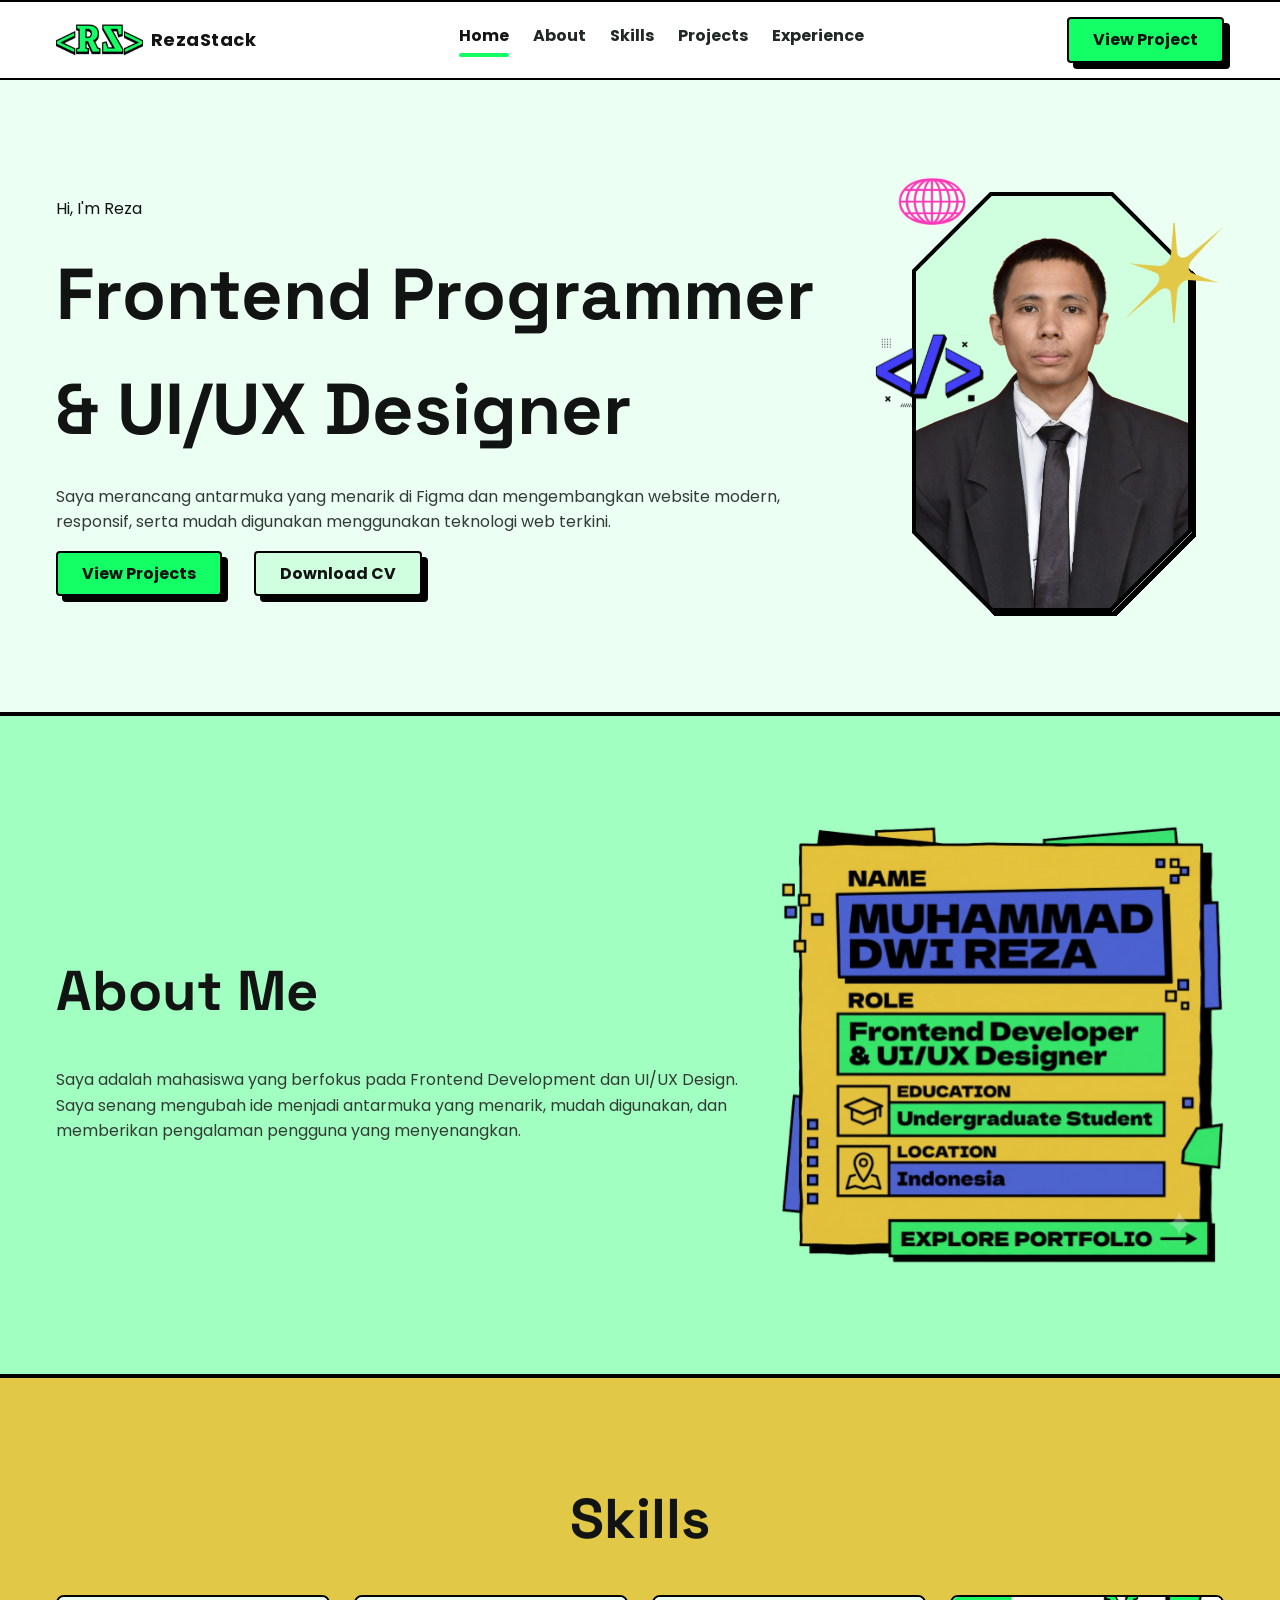
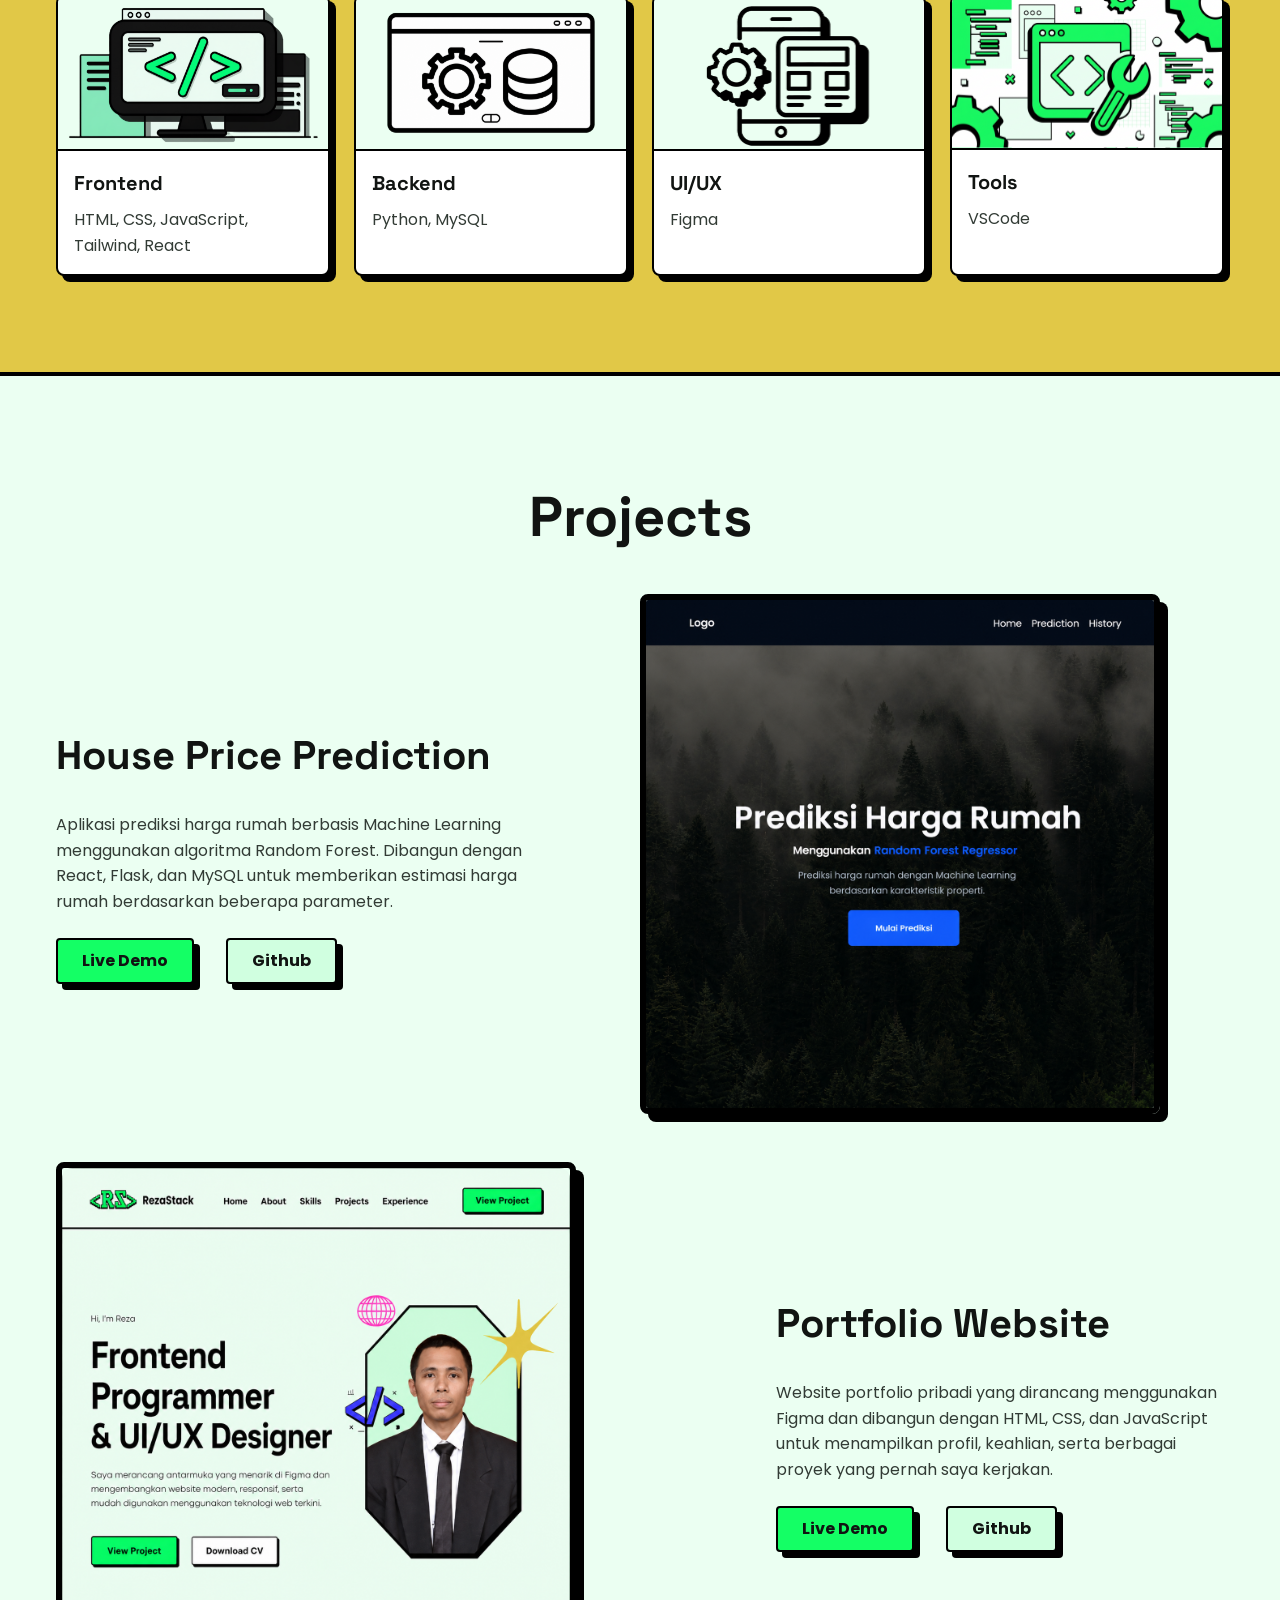
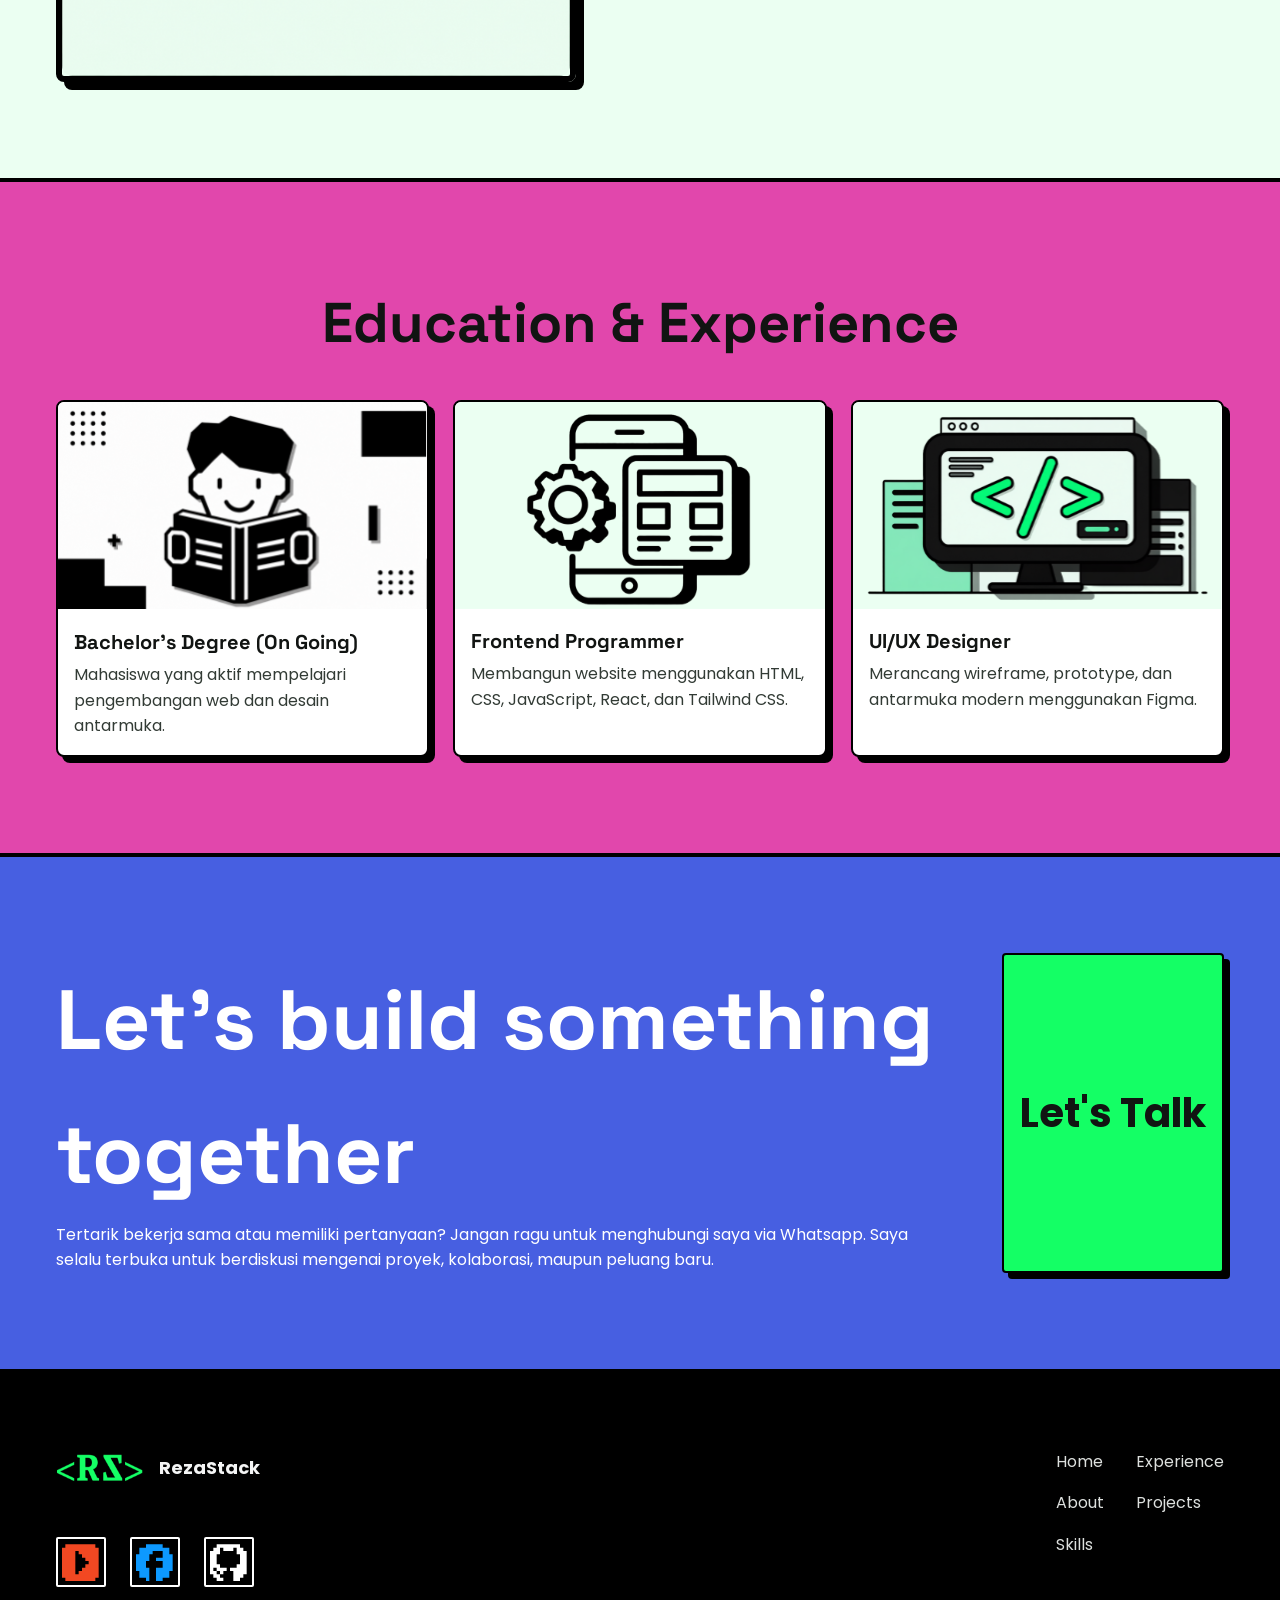
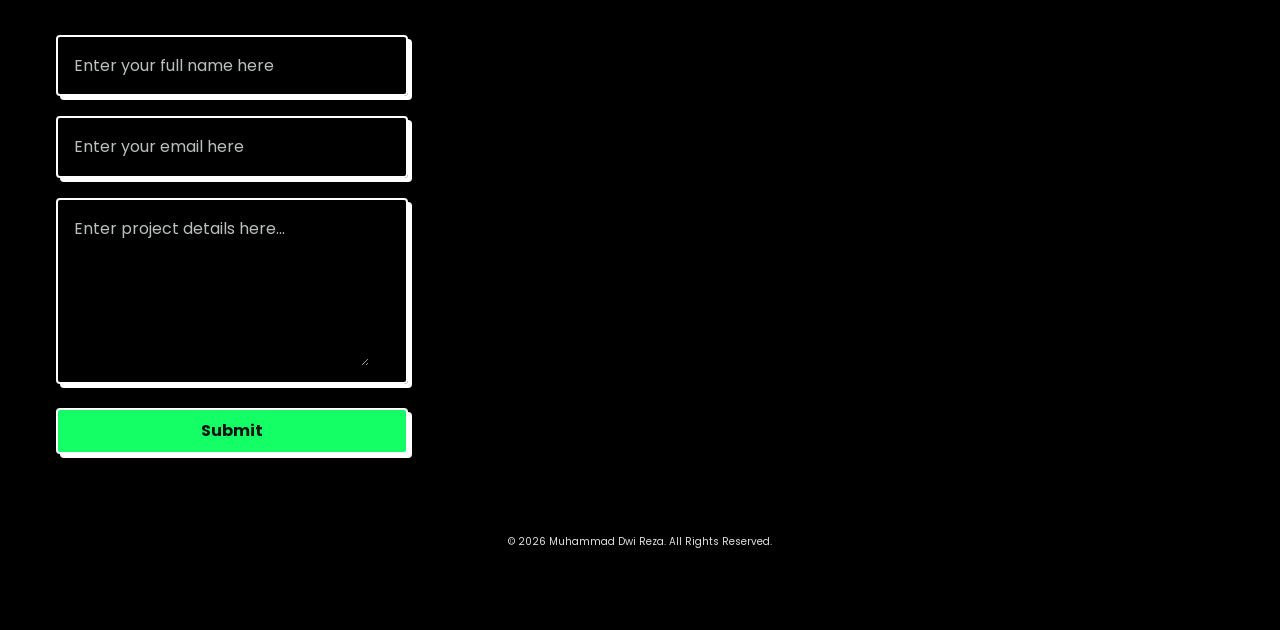
<file: index.html>
<!DOCTYPE html>
<html lang="en">

<head>
  <meta charset="UTF-8">
  <meta name="viewport" content="width=device-width, initial-scale=1.0">
  <title>RezaStack</title>
  <link rel="icon" type="image/png" href="assets/icons/logo.png">
  <link rel="stylesheet" href="css/style.css">
</head>

<body>

  <div class="wrapper">
    <!-- header sect -->
    <header>
      <div class="container">
        <a href="#home" class="header-logo" aria-label="back to homepage">
          <img src="assets/header/logo.svg" alt="RezaStack logo" loading="lazy" class="logo-img">
          <span class="logo-label" aria-label="welcome to RezaStack">RezaStack</span>
        </a>

        <nav class="nav-menu">
          <ul class="menu-list">
            <li class="menu-item">
              <a href="#home" class="active">Home</a>
            </li>
            <li class="menu-item">
              <a href="#about">About</a>
            </li>
            <li class="menu-item">
              <a href="#skills">Skills</a>
            </li>
            <li class="menu-item">
              <a href="#projects">Projects</a>
            </li>
            <li class="menu-item">
              <a href="#edu-experience">Experience</a>
            </li>
          </ul>
        </nav>


        <a href="#projects" class="btn cta-hidden">
          View Project
        </a>

        <button type="button" class="hamburger-menu" aria-label="click to see menu">
          <span class="bar"></span>
          <span class="bar"></span>
          <span class="bar"></span>
        </button>
      </div>
    </header>

    <main>

      <!-- hero sect -->
      <section id="home" class="hero-section">
        <div class="container">
          <div class="hero-content">
            <div class="container-left">
              <span>
                Hi, I'm Reza
              </span>
              <h1 class="hero-title">
                Frontend Programmer & UI/UX Designer
              </h1>
              <p>Saya merancang antarmuka yang menarik di Figma dan mengembangkan website modern, responsif, serta mudah
                digunakan menggunakan teknologi web terkini.</p>
              <div class="btns-container hero-btn">
                <a href="#projects" class="btn">View Projects</a>

                <a href="#" class="btn non-primary">Download CV</a>
              </div>
            </div>

            <div class="container-right">
              <img src="assets/hero/hero-img.svg" alt="Muhammad Dwi Reza Image" loading="lazy">
            </div>
          </div>
        </div>
      </section>

      <!-- about sect -->
      <section id="about" class="about-section">
        <div class="container">
          <div class="about-content">
            <div class="container-left" aria-labelledby="about-me">
              <h2 class="about-title" id="about-me">About Me</h2>
              <p class="about-desc">
                Saya adalah mahasiswa yang berfokus pada Frontend Development dan UI/UX Design. Saya senang mengubah ide
                menjadi antarmuka yang menarik, mudah digunakan, dan memberikan pengalaman pengguna yang menyenangkan.
              </p>
            </div>

            <div class="container-right">
              <img src="assets/about/personal-info.svg" loading="lazy" alt="personal info image" class="about-img">
            </div>
          </div>
        </div>
      </section>

      <!-- skills sect -->
      <section id="skills" class="skills-section">
        <div class="container">
          <div class="skills-content">
            <h2 class="skills-title">Skills</h2>
            <ul class="skill-list">
              <li class="skill-item">
                <img src="assets/skills/frontend.svg" loading="lazy" alt="a frontend image">
                <div class="skill-desc">
                  <h6>Frontend</h6>
                  <p>HTML, CSS, JavaScript, Tailwind, React</p>
                </div>
              </li>

              <li class="skill-item">
                <img src="assets/skills/backend.svg" loading="lazy" alt="a frontend image">
                <div class="skill-desc">
                  <h6>Backend</h6>
                  <p>Python, MySQL</p>
                </div>
              </li>

              <li class="skill-item">
                <img src="assets/skills/ui-ux.svg" loading="lazy" alt="a frontend image">
                <div class="skill-desc">
                  <h6>UI/UX</h6>
                  <p>Figma</p>
                </div>
              </li>

              <li class="skill-item">
                <img src="assets/skills/tools.svg" loading="lazy" alt="a frontend image">
                <div class="skill-desc">
                  <h6>Tools</h6>
                  <p>VSCode</p>
                </div>
              </li>
            </ul>
          </div>
        </div>
      </section>

      <!-- projects sect -->
      <section id="projects" class="projects-section">
        <div class="container">
          <div class="projects-content">
            <h2 class="projects-title">Projects</h2>
            <ul class="project-list">
              <li class="project-item">
                <div class="item-content">
                  <h3 aria-label="My first Project is House Price Prediction">House Price Prediction</h3>

                  <p>Aplikasi prediksi harga rumah berbasis Machine Learning menggunakan algoritma Random Forest.
                    Dibangun dengan React, Flask, dan MySQL untuk memberikan estimasi harga rumah berdasarkan beberapa
                    parameter.</p>


                  <div class="btns-container projects-btn">
                    <a href="https://bladumdum.github.io/projek-akhir/" class="btn" target="_blank"
                      rel="noopener noreferrer">Live Demo</a>

                    <a href="https://github.com/bladumdum/projek-akhir" class="btn non-primary" target="_blank"
                      rel="noopener noreferrer">Github</a>
                  </div>
                </div>

                <div class="item-img">
                  <img src="assets/projects/house-prd-img.svg" alt="house prediction website" loading="lazy"
                    class="project-img">
                </div>
              </li>

              <li class="project-item">
                <div class="item-content">
                  <h3 aria-label="My second Project is Portfolio Website you're just visiting">Portfolio Website</h3>

                  <p>Website portfolio pribadi yang dirancang menggunakan Figma dan dibangun dengan HTML, CSS, dan
                    JavaScript untuk menampilkan profil, keahlian, serta berbagai proyek yang pernah saya kerjakan.</p>


                  <div class="btns-container projects-btn">
                    <a href="https://bladumdum.github.io/rezastack-portofolio/" class="btn" target="_blank"
                      rel="noopener noreferrer">Live Demo</a>

                    <a href="https://github.com/bladumdum/rezastack-portofolio" class="btn non-primary" target="_blank"
                      rel="noopener noreferrer">Github</a>
                  </div>
                </div>

                <div class="item-img">
                  <img src="assets/projects/portfolio-web-img.svg" alt="house prediction website" loading="lazy"
                    class="project-img">
                </div>
              </li>
            </ul>
          </div>
        </div>
      </section>

      <!-- education & experience sect -->
      <section id="edu-experience" class="edu-experience">
        <div class="container">
          <div class="eduxp-content">
            <h2 class="eduxp-title">
              Education & Experience
            </h2>

            <ul class="eduxp-list">
              <li class="eduxp-item">
                <img src="assets/eduxp/student.svg" alt="a student reading a book" loading="lazy">
                <div class="eduxp-desc">
                  <h6>Bachelor's Degree (On Going)</h6>
                  <p>
                    Mahasiswa yang aktif mempelajari pengembangan web dan desain antarmuka.
                  </p>
                </div>
              </li>

              <li class="eduxp-item">
                <img src="assets/eduxp/ui-ux.svg" alt="a monitor with tag represent frontend programmer" loading="lazy">
                <div class="eduxp-desc">
                  <h6>Frontend Programmer</h6>
                  <p>
                    Membangun website menggunakan HTML, CSS, JavaScript, React, dan Tailwind CSS.
                  </p>
                </div>
              </li>

              <li class="eduxp-item">
                <img src="assets/eduxp/frontend.svg" alt="a monitor with tag represent frontend programmer"
                  loading="lazy">
                <div class="eduxp-desc">
                  <h6>UI/UX Designer</h6>
                  <p>
                    Merancang wireframe, prototype, dan antarmuka modern menggunakan Figma.
                  </p>
                </div>
              </li>
            </ul>
          </div>
        </div>
      </section>

      <!-- final cta -->
      <section id="final-cta" class="final-cta">
        <div class="container">
          <div class="final-content">
            <div class="left-content">
              <h1 class="final-title">
                Let's build something together
              </h1>

              <p>
                Tertarik bekerja sama atau memiliki pertanyaan? Jangan ragu untuk menghubungi saya via Whatsapp. Saya
                selalu terbuka untuk berdiskusi mengenai proyek, kolaborasi, maupun peluang baru.
              </p>
            </div>

            <a id="final-btn" class="btn final-btn" href="" target="_blank" rel="noopener noreferrer"
              aria-label="Chat Whatsapp with me">
              Let's Talk
            </a>
          </div>
        </div>
      </section>

    </main>

    <footer id="footer">
      <div class="container">
        <div class="footer-content">
          <div class="content">
            <div class="content-left">
              <a href="#home" class="footer-logo" aria-label="click to back to top of the page">
                <img src="assets/footer/logo.svg" alt="reza stack logo">

                <span>RezaStack</span>
              </a>

              <div class="container-socialmedia" aria-label="visit our social meadia">

                <a href="https://www.youtube.com/@andi3138" class="social-media-icon" target="_blank"
                  rel="noopener noreferrer">
                  <img src="assets/footer/youtube-icon.svg" alt="youtube logo" aria-label="visit our youtube channel">
                </a>

                <a href="https://github.com/bladumdum/rezastack-portofolio" class="social-media-icon" target="_blank"
                  rel="noopener noreferrer">
                  <img src="assets/footer/fb-icon.svg" alt="facebook logo" aria-label="visit our facebook">
                </a>

                <a href="https://github.com/bladumdum" class="social-media-icon" target="_blank"
                  rel="noopener noreferrer">
                  <img src="assets/footer/github-icon.svg" alt="github logo" aria-label="visit our github">
                </a>

              </div>

              <form class="contact-form" method="post">
                <div class="contact-container">
                  <div class="input-container">
                    <label for="fullname-input">
                      <div class="input-group">
                        <input type="text" name="fullname-input" id="fullname-input"
                          placeholder="Enter your full name here" required>
                        </button>
                      </div>
                    </label>

                    <label for="email-input">
                      <div class="input-group">
                        <input type="email" name="email-input" id="email-input" placeholder="Enter your email here"
                          required>
                      </div>
                    </label>

                    <label for="message">
                      <div class="input-group">
                        <textarea class="input-textarea" name="message" id="message"
                          placeholder="Enter project details here..." required></textarea>
                      </div>
                    </label>
                  </div>

                  <button type="submit" class="btn contact-submit">Submit</button>
                </div>
              </form>
            </div>

            <div class="content-navmap">
              <div class="navmap-left">
                <a href="#home">Home</a>
                <a href="#about">About</a>
                <a href="#skills">Skills</a>
              </div>

              <div class="navmap-right">
                <a href="#experience">Experience</a>
                <a href="#projects">Projects</a>
              </div>
            </div>
          </div>

          <p class="copyright" aria-label="© 2026 Muhammad Dwi Reza. All Rights Reserved.">
            © 2026 Muhammad Dwi Reza. All Rights Reserved.
          </p>
        </div>
      </div>
    </footer>
  </div>

  <script src="script/index.js"></script>

</body>

</html>
</file>
<file: css/style.css>
@import url(reset.css);
@import url(index.css);

:root {
  /* background color */
  --background-neutral-primary: #ebfff2;

  --background-colors-white: #fff;
  --background-colors-yellow: #e1c847;
  --background-colors-pink: #e147ac;
  --background-colors-blue: #475fe1;
  --background-colors-black: #000;
  --background-colors-green: #a1ffc1;

  --background-brand-primary: #14ff65;
  --background-brand-secondary: #72ffa3;
  --background-brand-tertiary: #d0ffe0;

  /* text */
  /* text neutral */
  --text-neutral-black: #000;
  --text-neutral-primary: #111412;
  --text-neutral-secondary: #212823;
  --text-neutral-tertiary: #323b35;

  /* text inverse */
  --text-inverse-primary: #f4f5f5;
  --text-inverse-tertiary: #dde0de;
  --text-inverse-secondary: #dde0de;
  --text-inverse-disabled: #bac1bc;

  /* typography */
  /* headings */
  --font-headings-big: 5.25rem;
  --font-headings-h1: 4.5rem;
  --font-headings-h2: 3.5rem;
  --font-headings-h3: 2.5rem;
  --font-headings-h4: 2rem;
  --font-headings-h5: 1.5rem;
  --font-headings-h6: 1.25rem;

  /* body */
  /* large */
  --font-body-large: 1.125rem;

  /* medium */
  --font-body-medium: 1rem;

  /* small */
  --font-body-small: 0.875rem;

  /* captions */
  --font-captions-caption: 0.75rem;
  --font-captions-footnote: 0.625rem;

  /* font weight */
  --font-weight-regular: 400;
  --font-weight-bold: 700;
  --font-weight-extrabold: 800;

  /* brutalist */
  /* neutral */
  --shadow-neutral-sm: 0.125rem 0.125rem 0 0 #000;
  --shadow-neutral-md: 0.25rem 0.25rem 0 0 #000;
  --shadow-neutral-lg: 0.375rem 0.375rem 0 0 #000;
  --shadow-neutral-lg: 0.375rem 0.375rem 0 0 #000;
  --shadow-neutral-xl: 0.5rem 0.5rem 0 0 #000;

  /* inverse */
  --shadow-inverse-sm: 0.125rem 0.125rem 0 0 #fff;
  --shadow-inverse-md: 0.25rem 0.25rem 0 0 #fff;
  --shadow-inverse-lg: 0.375rem 0.375rem 0 0 #fff;

  /* sizes */
  /* radius */
  --radius-xxs: 0.125rem;
  --radius-xs: 0.25rem;
  --radius-sm: 0.5rem;
  --radius-md: 0.75rem;
  --radius-lg: 1.25rem;

  /* borders */
  /* neutral */
  --borders-sm: 0.125rem;
  --borders-md: 0.25rem;
  --borders-lg: 0.375rem;
  --borders-full: 999rem;

  /* transition */
  --transition-base: all 0.3s ease;
}

/* wrapper sect */
.wrapper {
  min-height: 100vh;
  display: grid;
  grid-template-columns: 1fr;
  grid-template-rows: 5rem auto auto;
  grid-template-areas: "header" "main" "footer";
}

.wrapper header {
  background-color: var(--background-colors-white);
  border-top: var(--borders-sm) solid var(--background-colors-black);
  border-bottom: var(--borders-sm) solid var(--background-colors-black);

  grid-area: header;
}

.wrapper main {
  grid-area: main;
}

.wrapper footer {
  background-color: var(--background-colors-black);
  grid-area: footer;
}

/* header sect */
header {
  display: grid;
  place-items: center;

  position: sticky;
  top: 0;
  z-index: 99999;
}

header .container {
  width: 100%;
  max-width: 1200px;
  padding: 0 1rem 0;

  display: flex;
  justify-content: space-between;
  align-items: center;
}

/* header logo sect */

.header-logo {
  display: flex;
  align-items: center;
  gap: 0.5rem;
}

.header-logo span {
  font-size: var(--font-body-large);
  font-weight: var(--font-weight-bold);
  letter-spacing: 0.48px;
  color: var(--text-neutral-primary);
}

/* header menu sect */

.nav-menu {
  transition: all 0.2s ease;
  z-index: 9999;
}

.menu-list {
  display: flex;
  gap: 1.5rem;
}

.menu-list .menu-item a {
  display: inline-block;
  position: relative;
  padding: 0 0 0.5rem;
}

.menu-list .menu-item a::after {
  content: "";
  background-color: var(--background-brand-secondary);
  width: 100%;
  height: 0.25rem;
  transform: scaleX(0);
  border-radius: var(--radius-xxs);
  transition: var(--transition-base);

  position: absolute;
  bottom: 0;
  left: 0;
}

:is(.menu-list) .menu-item a:hover::after {
  transform: scaleX(1);
}

:is(.menu-list) .menu-item a.active::after {
  background-color: var(--background-brand-primary);
  transform: scaleX(1);
}

:is(.menu-list .menu-item) a.active {
  color: var(--text-neutral-primary);
}

.menu-list .menu-item a {
  font-size: var(--font-body-medium);
  font-weight: var(--font-weight-bold);
  color: var(--text-neutral-secondary);
  transition: var(--transition-base);
}

.menu-list .menu-item a:hover {
  color: var(--text-neutral-primary);
}

/* header btn cta sect */

.btn {
  display: inline-block;
  background-color: var(--background-brand-primary);
  color: var(--text-neutral-primary);
  white-space: nowrap;
  min-width: fit-content;
  min-height: 2.75rem;
  padding: 0.5rem 1.5rem;

  font-size: var(--font-body-medium);
  font-weight: var(--font-weight-bold);

  border: var(--borders-sm) solid var(--background-colors-black);
  border-radius: var(--radius-xs);

  box-shadow: var(--shadow-neutral-lg);

  transition: all 0.15s ease-in;

  display: grid;
  place-items: center;
}

.btn:hover {
  color: var(--text-neutral-black);
  filter: brightness(0.95);

  transform: translate(0.125rem, 0.125rem);

  box-shadow: var(--shadow-neutral-md);
}

.btn:active {
  transform: translate(0.25rem, 0.25rem);
  box-shadow: none;
}

/* hamburger menu sect */
.hamburger-menu {
  display: none;
}

/* main sect */
main section {
  width: 100%;
  padding: 6rem 0;
  display: grid;
  place-items: center;
}

main section:not(:last-child) {
  border-bottom: var(--borders-md) solid var(--background-colors-black);
}

main section .container {
  width: 100%;
  max-width: 1200px;
  padding: 0 1rem 0;
}

/* hero sect */
.hero-content {
  display: flex;
  justify-content: space-between;
  align-items: center;
}

.hero-content .container-left {
  display: flex;
  flex-direction: column;
  gap: 1rem;
  max-width: 80ch;
}

.hero-content .container-left > span {
  font-size: var(--font-body-medium);
  font-weight: var(--font-weight-regular);
}

.btns-container {
  display: flex;
  gap: 2rem;
}

.container-right {
  height: fit-content;
}

.hero-content .container-right > img {
  min-width: 250px;
}

.btns-container .btn.non-primary {
  background-color: var(--background-brand-tertiary);
}

.btns-container {
  max-width: 240px;
  width: 100%;
}

/* about sect */
.about-section {
  background-color: var(--background-colors-green);
}

.about-content {
  display: flex;
  justify-content: space-between;
  align-items: center;
}

.about-content .container-left {
  display: flex;
  flex-direction: column;
  align-items: start;
  gap: 2rem;
}

.about-content .container-right {
  min-width: 250px;
  width: 100%;
}

.about-content .container-right .about-img {
  min-width: 248px;
  width: 100%;
}

/* Skills Sect */
.skills-section {
  background-color: var(--background-colors-yellow);
  border-bottom: var(--borders-md) solid var(--background-colors-black);
}

.skills-content {
  width: 100%;

  display: flex;
  flex-direction: column;
  gap: 2rem;
}

.skills-title {
  text-align: center;
}

.skill-list {
  width: 100%;

  display: grid;
  grid-template-columns: repeat(auto-fit, minmax(200px, 1fr));
  gap: 1.5rem;
}

.skill-item {
  background-color: var(--background-colors-white);
  border-radius: var(--radius-sm);
  border: var(--borders-sm) solid var(--background-colors-black);
  box-shadow: var(--shadow-neutral-lg);
  overflow: hidden;
  transition: var(--transition-base);
}

.skill-item:hover {
  box-shadow: var(--shadow-neutral-md);
  filter: brightness(0.95);
  transform: translate(0.125rem, 0.125rem);
}

.skill-item:active {
  transform: translate(0.25rem, 0.25rem);
  box-shadow: none;
}

.skill-item > img {
  width: 100%;
  border-bottom: var(--borders-sm) solid var(--background-colors-black);
}

.skill-desc {
  display: flex;
  flex-direction: column;
  gap: 0.5rem;
  padding: 1rem;
}

.skill-desc > h5 {
  font-weight: var(--font-weight-bold);
}

/* projects sect */
.projects-content {
  width: 100%;

  display: flex;
  flex-direction: column;
  gap: 2rem;
}

.projects-title {
  text-align: center;
}

.project-list {
  display: grid;
  grid-template-rows: repeat(2, max-content);
  gap: 3rem;
}

.project-item {
  display: flex;
  justify-content: space-between;
  align-items: center;
}

.item-content {
  max-width: 48ch;

  display: flex;
  flex-direction: column;
  gap: 1.5rem;
}

.project-item:nth-child(even) {
  flex-direction: row-reverse;
}

:is(.project-item:nth-child(even)) .item-content {
  padding: 0 0 0 2rem;
}

.project-img {
  width: calc(100% - 4rem);

  border: var(--borders-lg) solid var(--background-colors-black);
  box-shadow: var(--shadow-neutral-xl);
  border-radius: var(--radius-sm);

  min-width: 248px;

  transition: var(--transition-base);
}

.project-img:hover {
  transform: translate(0.125rem, 0.125rem);
  box-shadow: var(--shadow-neutral-lg);
  filter: brightness(0.95);
}

.project-img:active {
  transform: translate(0.375rem, 0.375rem);
  box-shadow: none;
}

/* education & experience sect  */
.edu-experience {
  background-color: var(--background-colors-pink);
}

.eduxp-content {
  width: 100%;

  display: flex;
  flex-direction: column;
  gap: 2rem;
  justify-content: center;
  align-items: center;
}

.eduxp-title {
  text-align: center;
  font-weight: var(--font-weight-bold);
}

.eduxp-list {
  width: 100%;

  display: grid;
  grid-template-columns: repeat(auto-fit, minmax(200px, 1fr));
  gap: 1.5rem;
}

.eduxp-item {
  text-align: left;
  display: flex;
  flex-direction: column;
  background-color: var(--background-colors-white);
  border-radius: var(--radius-sm);
  overflow: hidden;
  border: var(--borders-sm) solid var(--background-colors-black);
  box-shadow: var(--shadow-neutral-lg);
  transition: var(--transition-base);
}

.eduxp-item:hover {
  filter: brightness(0.95);
  transform: translate(0.125rem, 0.125rem);
  box-shadow: var(--shadow-neutral-md);
}

.eduxp-item:active {
  transform: translate(0.25rem, 0.25rem);
  box-shadow: none;
}

.eduxp-desc {
  flex: 1;
  padding: 1rem;

  display: flex;
  flex-direction: column;
  gap: 0.25rem;
}

.eduxp-desc > h6 {
  text-align: left;
}

/* final cta sect */
.final-cta {
  background-color: var(--background-colors-blue);
}
.final-content {
  display: flex;
  justify-content: space-between;
  gap: 1rem;
}

.left-content {
  display: flex;
  flex-direction: column;
  grid-area: 2rem;
  max-width: 88ch;
}

.final-content h1,
.final-content p {
  color: var(--background-colors-white);
}

.left-content h1 {
  font-size: var(--font-headings-big);
}

.btn.final-btn {
  font-size: var(--font-headings-h3);
  padding: 6rem 1rem;
}

/* footer sect */
footer {
  display: grid;
  place-items: center;
}

footer .container {
  max-width: 1200px;
  width: 100%;
  padding: 5rem 1rem 5rem;
  color: var(--text-inverse-tertiary);
  display: flex;
  flex-direction: column;
}

.footer-content {
  display: flex;
  flex-direction: column;
  gap: 5rem;
}

.footer-content .content {
  display: flex;
  justify-content: space-between;
}

footer .content-left {
  justify-self: start;

  display: flex;
  flex-direction: column;
  gap: 3rem;
}

footer .content-left .footer-logo {
  color: var(--text-inverse-primary);
  display: flex;
  align-items: center;
  gap: 1rem;
  font-size: var(--font-body-large);
  font-weight: var(--font-weight-bold);
}

.container-socialmedia {
  display: flex;
  gap: 1.5rem;
  align-items: center;
}

.social-media-icon {
  padding: 0.125rem 0.125rem 0.25rem 0.25rem;
  transition: var(--transition-base);
  border: var(--borders-sm) solid var(--background-colors-white);
  border-radius: var(--radius-xxs);
}

.social-media-icon:hover {
  filter: brightness(2);
  filter: contrast(1.2);
  box-shadow: var(--shadow-inverse-md);
  transform: translate(-0.25rem, -0.25rem);
}

.social-media-icon:active {
  box-shadow: 0 0 0 var(--background-colors-white);
  transform: translate(-0.125rem, -0.125rem);
}

.contact-container {
  display: flex;
  flex-direction: column;
  gap: 1.5rem;
}

.input-container {
  display: flex;
  flex-direction: column;
  gap: 1.25rem;
}

.input-group {
  display: flex;
  justify-content: space-between;
  padding: 1rem 1rem;
  border: var(--borders-sm) solid var(--background-colors-white);
  box-shadow: var(--shadow-inverse-md);
  border-radius: var(--borders-md);
  transition: var(--transition-base);
}

.input-group:hover {
  box-shadow: var(--shadow-inverse-sm);
  transform: translate(0.0625rem, 0.0625rem);
}

.input-group:is(:active, :focus-within, button:active) {
  box-shadow: none;
  transform: translate(0.25rem, 0.25rem);
}

.input-group:focus-within {
  border: var(--borders-sm) solid var(--background-brand-secondary);
}

.input-group :is(input, textarea) {
  background-color: transparent;
  border: none;
  font-size: var(--font-body-medium);
  color: var(--background-brand-primary);
  min-width: 24ch;
}

.input-group :is(input, textarea):focus {
  border: none;
  outline: none;
  caret-color: var(--background-brand-primary);
}

.input-group input::placeholder {
  color: var(--text-inverse-disabled);
}

.input-group textarea::placeholder {
  color: var(--text-inverse-disabled);
}

.input-group textarea {
  min-width: 24ch;
  min-height: 150px;
  resize: vertical;
  overflow-y: auto;
  overflow-wrap: break-word;
}

.contact-submit {
  width: 100%;
  box-shadow: var(--shadow-inverse-md);
  border: var(--borders-sm) solid var(--background-colors-white);

  transition: all 0.15s ease-in;

  display: grid;
  place-items: center;
}

.contact-submit:hover {
  color: var(--text-neutral-black);
  filter: brightness(0.95);

  transform: translate(0.125rem, 0.125rem);
  box-shadow: var(--shadow-inverse-sm);
}

.contact-submit:active {
  transform: translate(0.25rem, 0.25rem);
  box-shadow: none;
}

.footer-content .content-navmap {
  justify-self: end;
  display: flex;
  gap: 2rem;
}

.footer-content .content-navmap a {
  color: var(--text-inverse-tertiary);
}

.navmap-left {
  display: flex;
  flex-direction: column;
  gap: 1rem;
}

.navmap-right {
  display: flex;
  flex-direction: column;
  gap: 1rem;
}

:is(.footer-content .content-navmap) a {
  transition: var(--transition-base);
}

:is(.footer-content .content-navmap) a:hover {
  color: var(--background-brand-secondary);
}

.copyright {
  text-align: center;
  font-size: var(--font-captions-footnote);
  color: var(--text-inverse-tertiary);
}

/* small laptop */
@media (max-width: 1200px) {
  .final-content {
    flex-direction: column;
    gap: 2rem;
  }

  .left-content h1 {
    font-size: calc(var(--font-headings-big) - 1rem);
  }

  .btn.final-btn {
    font-size: calc(var(--font-headings-h3) - 1rem);
    width: 100%;
    max-width: 400px;
    padding: 0.75rem 2rem;
  }

  h1 {
    font-size: calc(var(--font-headings-h1) - 0.5rem);
  }

  h2 {
    font-size: calc(var(--font-headings-h2) - 0.5rem);
  }

  h3 {
    font-size: calc(var(--font-headings-h3) - 0.5rem);
  }

  h4 {
    font-size: calc(var(--font-headings-h4) - 0.25rem);
    font-weight: var(--font-weight-bold);
  }

  .menu-list {
    gap: 0.75rem;
  }
}

/* tablet/mobile bp */
@media (max-width: 768px) {
  .final-content {
    align-items: center;
  }
  .left-content {
    text-align: center;
  }

  .left-content h1 {
    font-size: calc(var(--font-headings-big) - 1.5rem);
  }

  h1 {
    font-size: calc(var(--font-headings-h1) - 1rem);
  }

  h2 {
    font-size: calc(var(--font-headings-h2) - 1rem);
  }

  h3 {
    font-size: calc(var(--font-headings-h3) - 1rem);
  }

  /* header sect */
  header .container {
    justify-content: space-between;
  }

  .header-logo > img {
    height: 4rem;
  }

  .header-logo .logo-label {
    font-size: var(--font-headings-h5);
  }

  .nav-menu {
    background-color: var(--background-neutral-primary);
    transition: var(--transition-base);
    border-left: var(--borders-sm) solid var(--background-colors-black);

    grid-template-areas: "btn" "menu";
    grid-template-rows: max-content 1fr;
    grid-template-columns: 1fr;
    gap: 2rem;
    justify-items: start;
    padding: 5rem 1rem 0 2rem;

    transform: translateX(100%);
    position: fixed;
    top: 0;
    right: 0;
    height: 100vh;
    width: 60%;
    z-index: 9999;
  }

  .nav-menu.active {
    transform: translateX(0);
  }

  .menu-list {
    align-self: self-start;
    display: flex;
    flex-direction: column;
    grid-area: menu;
    gap: 1.25rem;
    font-size: var(--font-body-large);
  }

  .menu-list .menu-item {
    width: fit-content;
  }

  .header-logo span {
    font-size: var(--font-body-medium);
  }

  .btn {
    grid-area: btn;
    white-space: wrap;
    height: fit-content;
    font-size: var(--font-body-large);
  }

  .btn.cta-hidden {
    display: none;
  }

  .hamburger-menu {
    display: flex;
    flex-direction: column;
    justify-content: center;
    gap: 0.375rem;
    background-color: transparent;
    border: none;
    cursor: pointer;
    z-index: 9999;
  }

  .hamburger-menu .bar {
    display: inline-block;
    min-width: 1.75rem;
    height: 0.25rem;
    background-color: var(--background-colors-black);
    border-radius: var(--radius-xxs);

    transition: all 0.2s ease-in-out;
  }

  .hamburger-menu.active .bar:nth-child(1) {
    transform: translateY(0.625rem) rotate(45deg);
  }

  .hamburger-menu.active .bar:nth-child(2) {
    opacity: 0;
  }

  .hamburger-menu.active .bar:nth-child(3) {
    transform: translateY(-0.625rem) rotate(-45deg);
  }

  /* main sect */
  main section {
    padding: 5rem 0;
    scroll-margin-top: 5rem;
  }

  /* hero sect */
  .hero-content {
    text-align: center;

    flex-direction: column;
    align-items: center;
    justify-content: center;
    gap: 3rem;
  }

  .container-left {
    align-items: center;
  }

  .btns-container {
    flex-direction: column;
    gap: 1rem;
  }

  .project-list {
    gap: 4rem;
  }

  :is(.project-item:nth-child(even)) .item-content {
    padding: 0;
  }

  .project-list {
    text-align: center;
  }

  .project-list .project-item {
    flex-direction: column;
    justify-content: center;
    gap: 2rem;
  }

  .item-content {
    align-items: center;
  }

  .project-img {
    width: 100%;
  }

  .footer-content {
    display: flex;
    align-items: center;
    justify-content: center;
  }

  .footer-content .content {
    display: flex;
    flex-direction: column;
    align-items: center;
    gap: 5rem;
    max-width: max-content;
  }

  .footer-content .content .footer-logo {
    font-size: var(--font-headings-h5);
  }

  :is(footer .content-left .input-group) input,
  input::placeholder,
  .input-textarea::placeholder {
    font-size: var(--font-body-large);
  }

  .footer-content .content-navmap {
    font-size: var(--font-body-large);
    gap: 3rem;
    align-self: self-start;
  }

  :is(.footer-content .content-navmap) .navmap-left,
  .navmap-right {
    gap: 2rem;
  }

  .copyright {
    font-size: var(--font-body-small);
  }
}

@media (max-width: 640px) {
  .left-content h1 {
    font-size: calc(var(--font-headings-big) - 1.75rem);
  }

  h1 {
    font-size: calc(var(--font-headings-h1) - 1.5rem);
  }

  h2 {
    font-size: calc(var(--font-headings-h2) - 2rem);
  }

  h3 {
    font-size: calc(var(--font-headings-h3) - 1rem);
  }

  .header-logo .logo-img {
    height: 1.75rem;
  }

  .header-logo .logo-label {
    font-size: var(--font-body-small);
  }

  .about-section .container .about-content {
    flex-direction: column;
    align-items: center;
    justify-content: center;
    gap: 2rem;
  }

  .about-title {
    text-align: center;
  }

  .about-content .container-left {
    align-items: center;
    text-align: center;
  }
}

/* small mobile bp */
@media (max-width: 480px) {
  .left-content h1 {
    font-size: calc(var(--font-headings-big) - 2.5rem);
  }
  h1 {
    font-size: calc(var(--font-headings-h1) - 2rem);
  }

  h2 {
    font-size: calc(var(--font-headings-h2) - 1rem);
  }

  h3 {
    font-size: calc(var(--font-headings-h3) - 0.5rem);
  }

  h5 {
    font-size: var(--font-body-large);
  }

  p {
    font-size: var(--font-body-small);
  }

  .header-logo span {
    font-size: var(--font-body-medium);
  }

  .header-logo img {
    height: 2rem;
  }

  .btn {
    padding: 0.25rem 1rem;
    font-size: var(--font-body-small);
  }

  .hero-content .container-right > img,
  .about-content .container-right,
  .about-content .container-right .about-img,
  .project-img,
  .header-logo {
    min-width: 0;
    width: 100%;
  }

  .input-container :is(input, textarea),
  :is(input, textarea)::placeholder {
    font-size: var(--font-body-medium);
    width: 100%;
    min-width: 0;
  }
}

@media (max-width: 354px) {
  :is(.content-navmap) a {
    font-size: var(--font-body-medium);
  }

  .copyright {
    font-size: var(--font-captions-footnote);
  }
}
</file>
